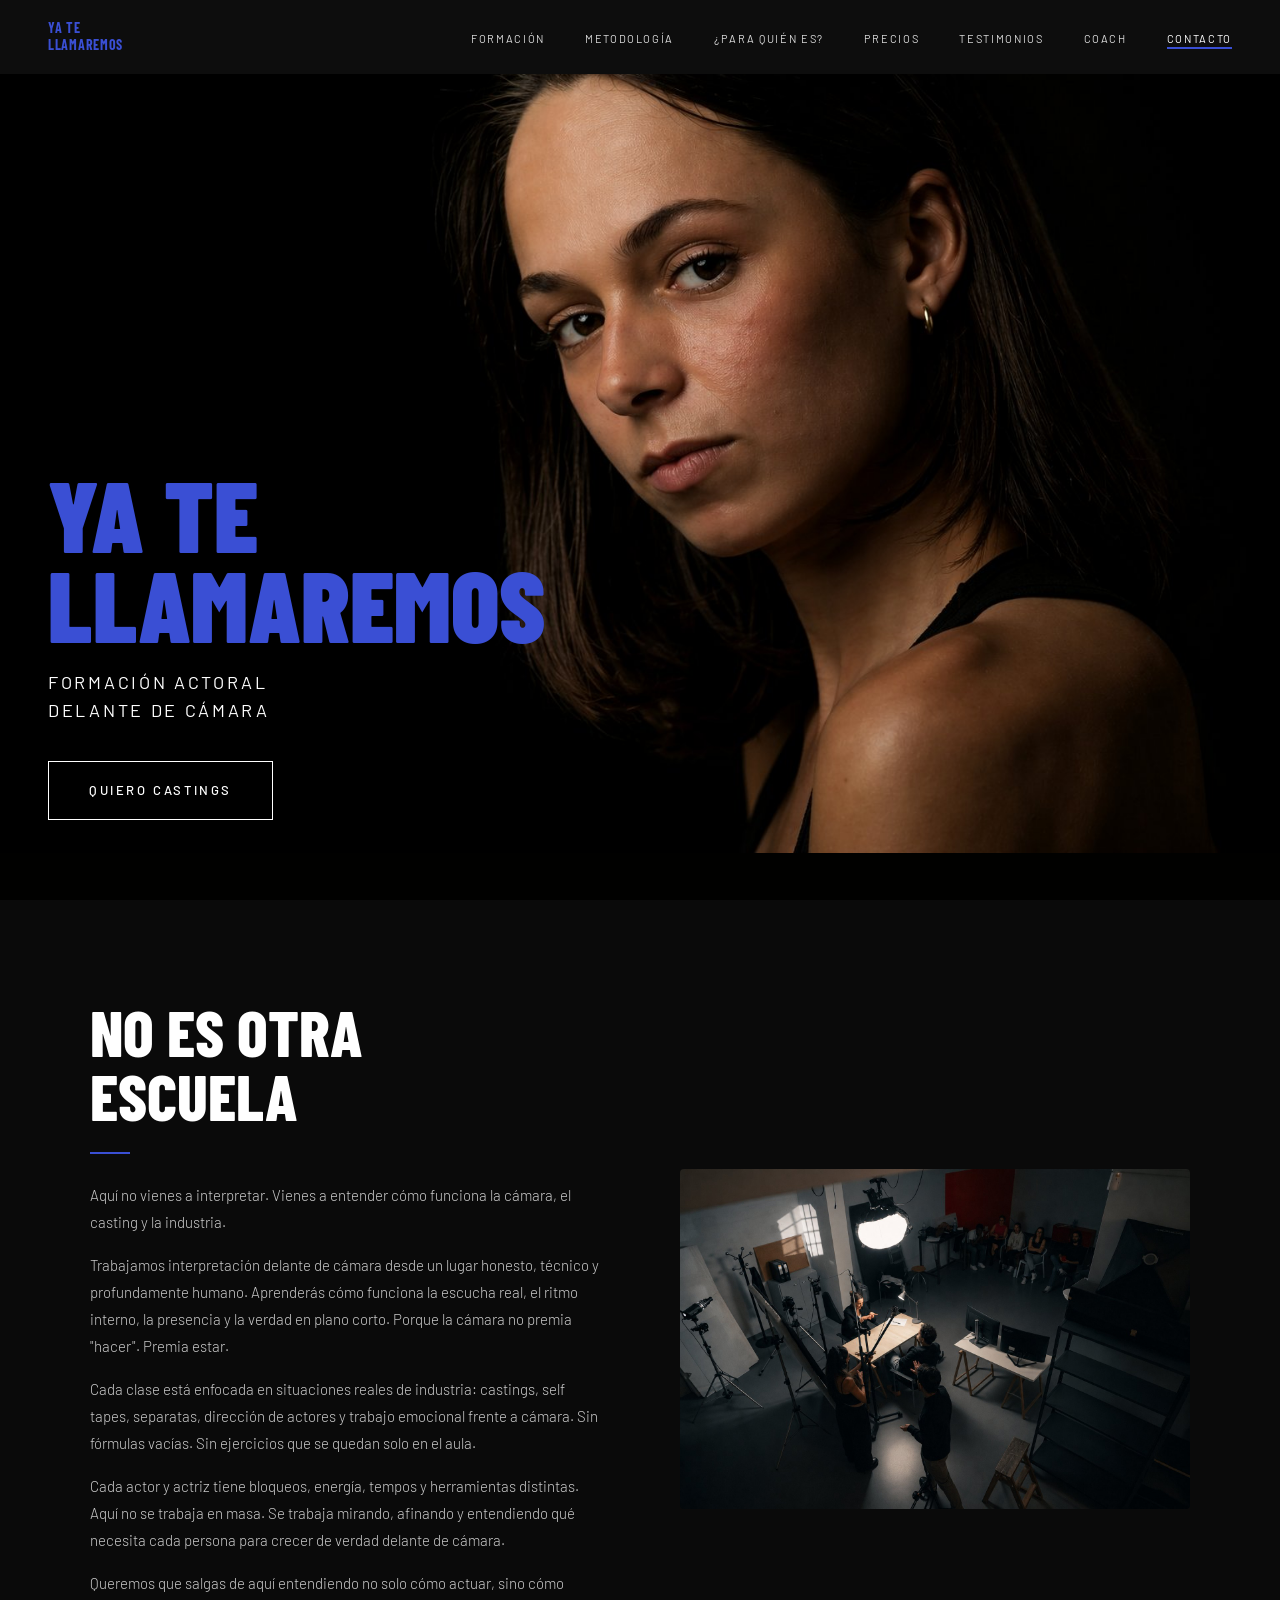
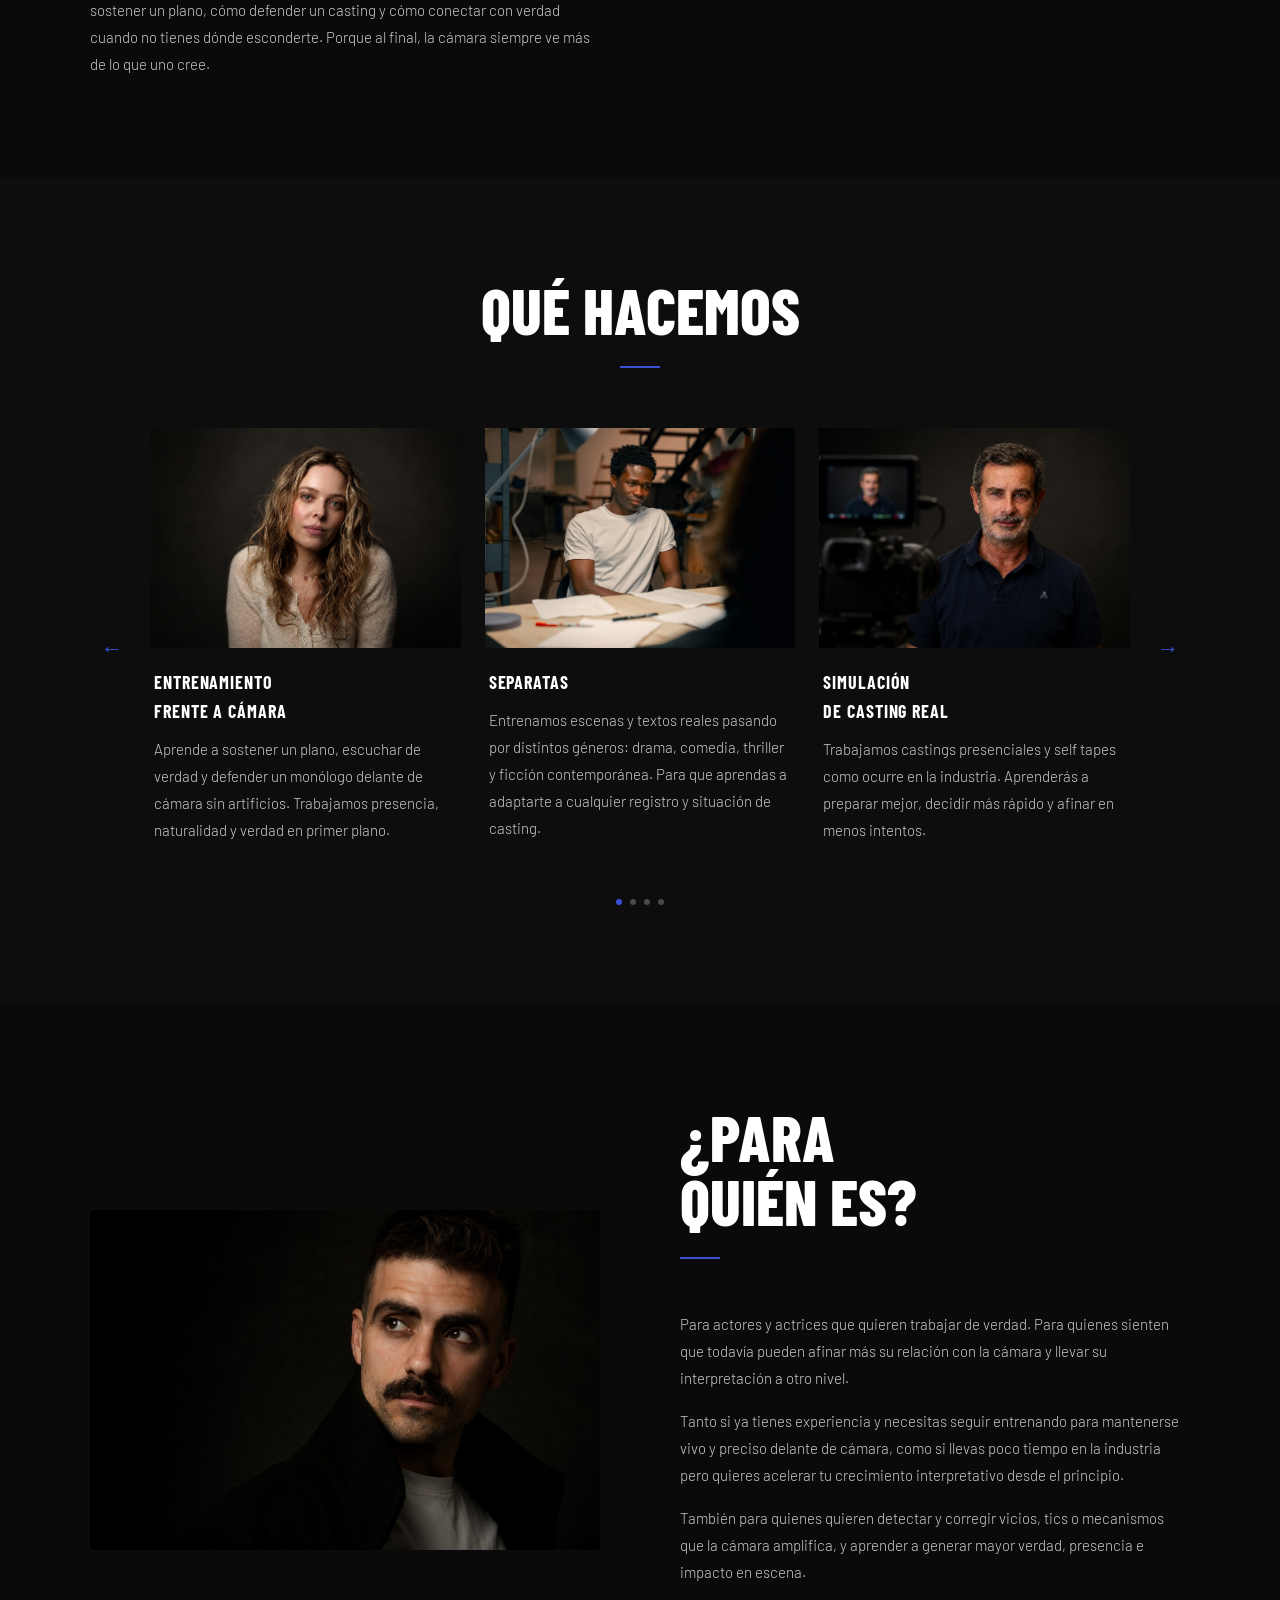
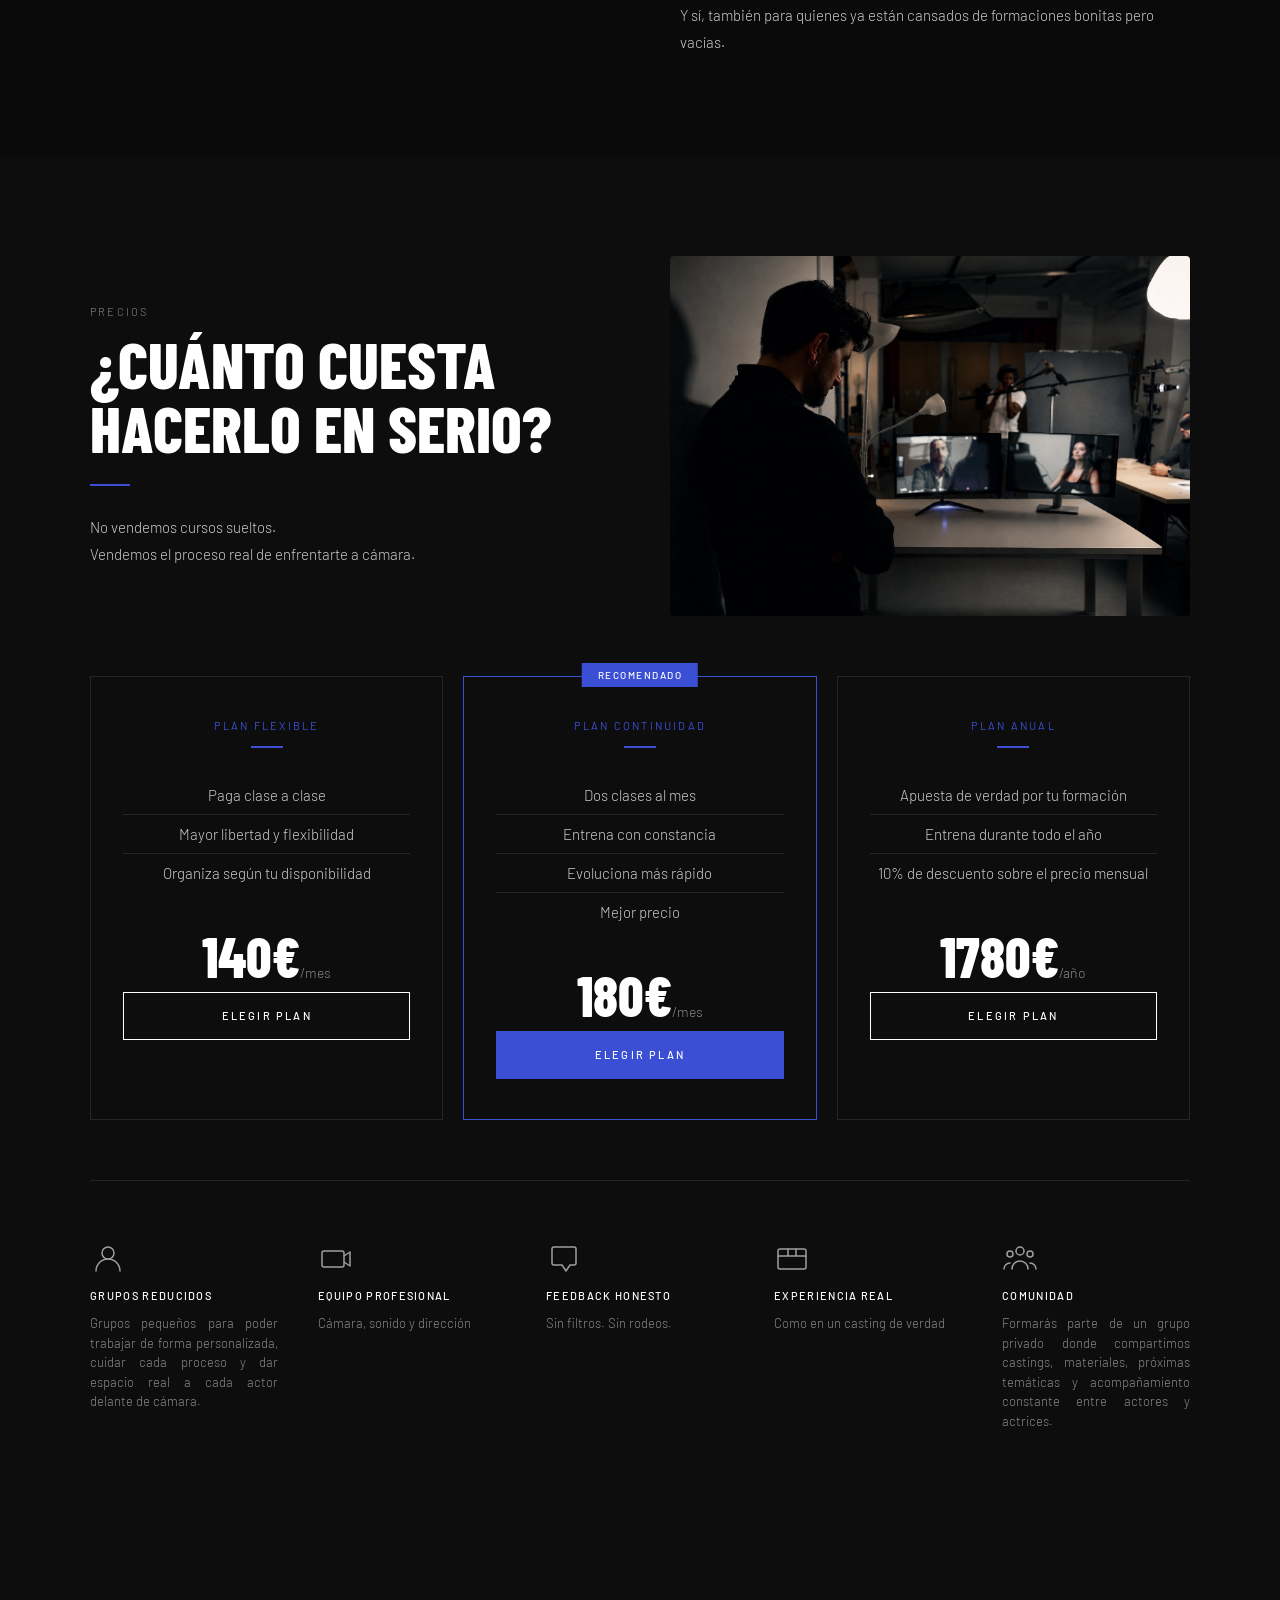
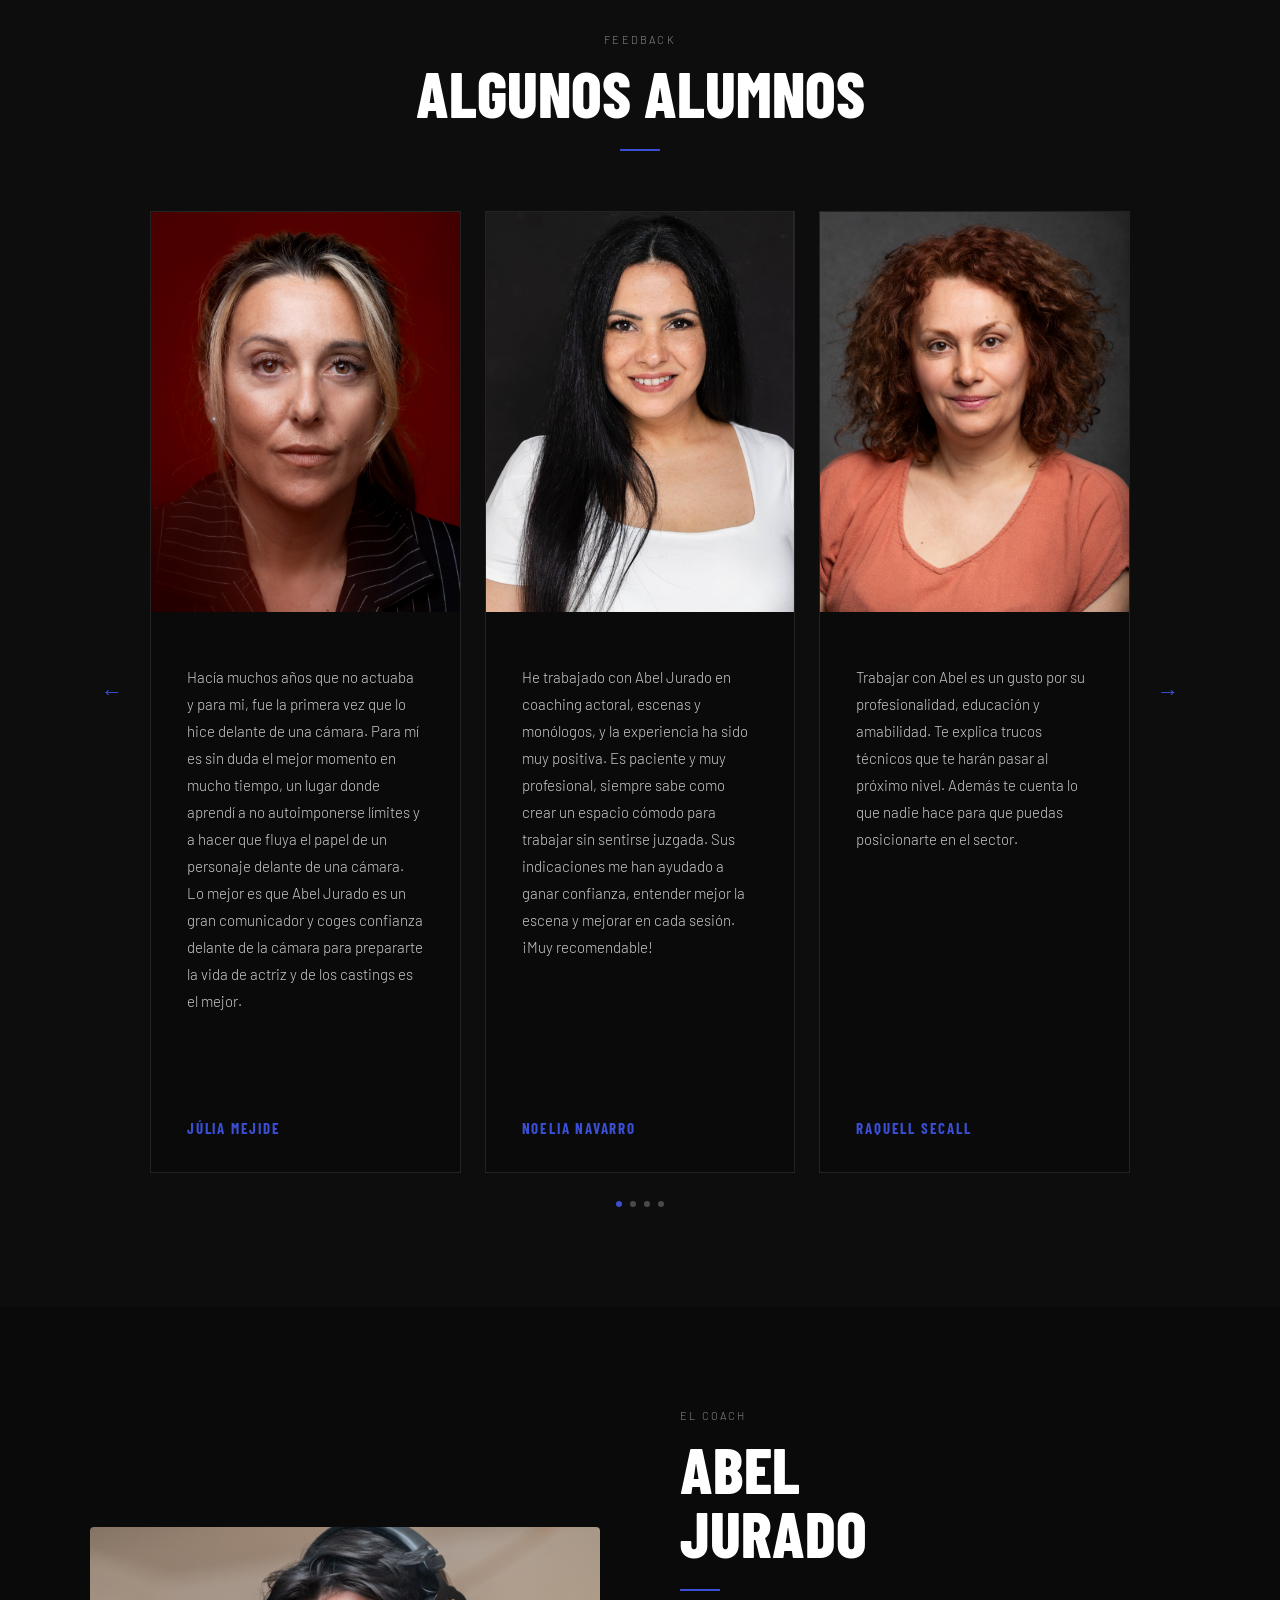
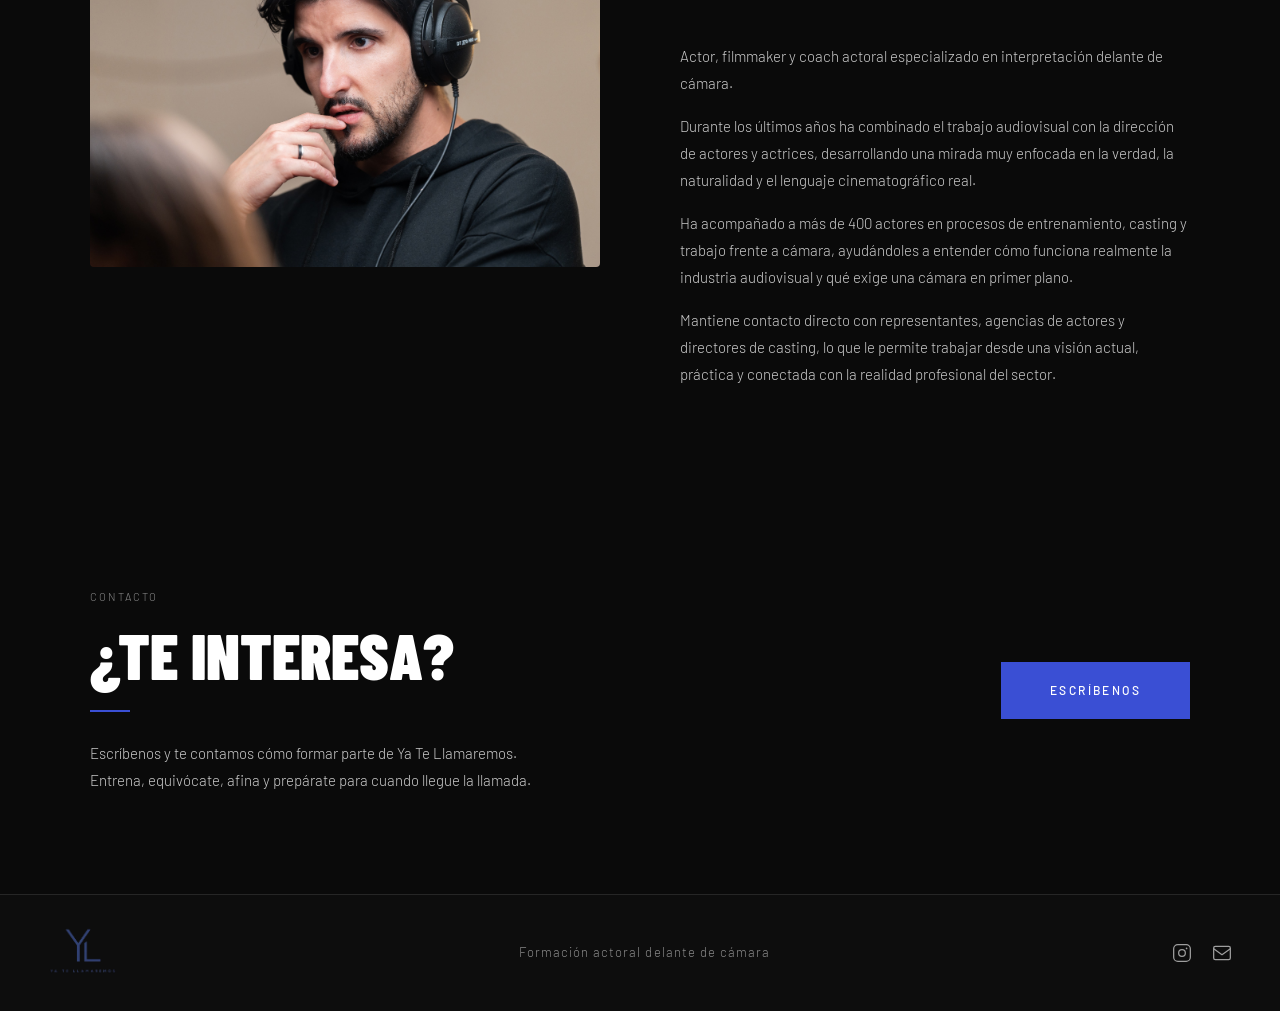
<file: index.html>
<!DOCTYPE html>
<html lang="es">
<head>
    <meta charset="UTF-8"/>
    <meta name="viewport" content="width=device-width, initial-scale=1.0"/>
    <title>Ya Te Llamaremos — Formación Actoral Delante de Cámara</title>
    <link rel="icon" type="image/png" href="img/logo.png"/>
    <meta name="description"
          content="Ya Te Llamaremos es una formación actoral delante de cámara: castings, self tapes, separatas y dirección de actores. Grupos reducidos, equipo profesional y feedback honesto."/>
    <link rel="canonical" href="https://yatellamaremos.es/"/>
    <meta property="og:type" content="website"/>
    <meta property="og:url" content="https://yatellamaremos.es/"/>
    <meta property="og:title" content="Ya Te Llamaremos — Formación Actoral Delante de Cámara"/>
    <meta property="og:description"
          content="Formación actoral delante de cámara: castings, self tapes, separatas y dirección. Grupos reducidos y feedback honesto."/>
    <meta property="og:image" content="https://yatellamaremos.es/img/portada-actriz.png"/>
    <meta property="og:image:width" content="1200"/>
    <meta property="og:image:height" content="630"/>
    <meta property="og:image:type" content="image/png"/>
    <meta property="og:locale" content="es_ES"/>
    <meta property="og:site_name" content="Ya Te Llamaremos"/>
    <meta name="twitter:card" content="summary_large_image"/>
    <meta name="twitter:title" content="Ya Te Llamaremos — Formación Actoral Delante de Cámara"/>
    <meta name="twitter:description"
          content="Formación actoral delante de cámara: castings, self tapes, separatas y dirección. Grupos reducidos y feedback honesto."/>
    <meta name="twitter:image" content="https://yatellamaremos.es/img/portada-actriz.png"/>
    <meta name="robots" content="index, follow"/>
    <link rel="preconnect" href="https://fonts.googleapis.com"/>
    <link rel="preconnect" href="https://fonts.gstatic.com" crossorigin/>
    <link href="https://fonts.googleapis.com/css2?family=Barlow+Condensed:wght@700;800;900&family=Barlow:wght@300;400;500&display=swap"
          rel="stylesheet"/>
    <link rel="stylesheet" href="styles.css"/>
    <script async src="https://www.googletagmanager.com/gtag/js?id=G-H2EDSZVMT3"></script>
    <script>
      window.dataLayer = window.dataLayer || [];
      function gtag(){dataLayer.push(arguments);}
      gtag('js', new Date());
      gtag('config', 'G-H2EDSZVMT3');
    </script>
</head>
<body>

<!-- NAV -->
<nav aria-label="Navegación principal">
    <a href="#" class="nav-logo">Ya Te<br>Llamaremos</a>
    <ul class="nav-links">
        <li><a href="#formacion">Formación</a></li>
        <li><a href="#metodologia">Metodología</a></li>
        <li><a href="#para-quien">¿Para Quién Es?</a></li>
        <li><a href="#precios">Precios</a></li>
        <li><a href="#testimonios">Testimonios</a></li>
        <li><a href="#coach">Coach</a></li>
        <li><a href="#contacto">Contacto</a></li>
    </ul>
    <button class="nav-hamburger" aria-label="Abrir menú" aria-expanded="false">
        <span></span><span></span><span></span>
    </button>
</nav>

<main>
    <!-- HERO -->
    <section class="portada">
        <img src="img/portada-actriz.png" alt="Actriz frente a cámara" class="portada-img" fetchpriority="high"/>
        <div class="portada-contenido">
            <h1 class="portada-titulo">Ya Te<br>Llamaremos</h1>
            <p class="portada-subtitulo">Formación Actoral<br>Delante de Cámara</p>
            <a href="#contacto" class="btn">Quiero Castings</a>
        </div>
    </section>

    <!-- NO ES OTRA ESCUELA -->
    <section class="section-dark" id="formacion">
        <div class="two-col">
            <div class="fade-in">
                <h2 class="section-title">No Es Otra<br> Escuela</h2>

                <div class="section-text">
                    <p>Aquí no vienes a interpretar. Vienes a entender cómo funciona la cámara, el casting y la
                        industria.</p>
                    <p>Trabajamos interpretación delante de cámara desde un lugar honesto, técnico y profundamente
                        humano.
                        Aprenderás cómo funciona la escucha real, el ritmo interno, la presencia y la verdad en plano
                        corto.
                        Porque la cámara no premia "hacer". Premia estar.</p>
                    <p>Cada clase está enfocada en situaciones reales de industria: castings, self tapes, separatas,
                        dirección de actores y trabajo emocional frente a cámara. Sin fórmulas vacías. Sin ejercicios
                        que se
                        quedan solo en el aula.</p>
                    <p>Cada actor y actriz tiene bloqueos, energía, tempos y herramientas distintas. Aquí no se trabaja
                        en
                        masa. Se trabaja mirando, afinando y entendiendo qué necesita cada persona para crecer de verdad
                        delante de cámara.</p>
                    <p>Queremos que salgas de aquí entendiendo no solo cómo actuar, sino cómo sostener un plano, cómo
                        defender un casting y cómo conectar con verdad cuando no tienes dónde esconderte. Porque al
                        final,
                        la cámara siempre ve más de lo que uno cree.</p>
                </div>
            </div>
            <div class="fade-in">
                <img src="img/formacion-intro.png" alt="Monitor de cámara profesional" class="monitor-img" loading="lazy"/>
            </div>
        </div>
    </section>

    <!-- QUÉ HACEMOS -->
    <section class="section-mid" id="metodologia">
        <div class="section-center fade-in">
            <h2 class="section-title">Qué Hacemos</h2>
        </div>
        <div class="carousel-wrap" data-visible="3">
            <button class="carousel-btn carousel-prev" aria-label="Anterior">&#8592;</button>
            <div class="carousel-viewport">
                <div class="carousel-track">

                    <div class="carousel-slide">
                        <img src="img/formacion-entrenamiento-camara.jpg" alt="Entrenamiento frente a cámara"
                             loading="lazy"/>
                        <div class="carousel-body">
                            <div class="card-title">Entrenamiento<br>Frente a Cámara</div>
                            <p class="card-text">Aprende a sostener un plano, escuchar de verdad y defender un monólogo
                                delante de cámara sin artificios. Trabajamos presencia, naturalidad y verdad en primer
                                plano.</p>
                        </div>
                    </div>

                    <div class="carousel-slide">
                        <img src="img/formacion-separatas.jpeg" alt="Separatas" loading="lazy"/>
                        <div class="carousel-body">
                            <div class="card-title">Separatas</div>
                            <p class="card-text">Entrenamos escenas y textos reales pasando por distintos géneros:
                                drama, comedia, thriller y ficción contemporánea. Para que aprendas a adaptarte a
                                cualquier registro y situación de casting.</p>
                        </div>
                    </div>

                    <div class="carousel-slide">
                        <img src="img/formacion-simulacion-casting.jpg" alt="Simulación de casting real" loading="lazy"/>
                        <div class="carousel-body">
                            <div class="card-title">Simulación<br>de Casting Real</div>
                            <p class="card-text">Trabajamos castings presenciales y self tapes como ocurre en la
                                industria. Aprenderás a preparar mejor, decidir más rápido y afinar en menos
                                intentos.</p>
                        </div>
                    </div>

                    <div class="carousel-slide">
                        <img src="img/formacion-feedback.jpg" alt="Corrección directa" loading="lazy"/>
                        <div class="carousel-body">
                            <div class="card-title">Feedback<br>real</div>
                            <p class="card-text">Correcciones honestas, directas y personalizadas en cada clase.
                                Detectamos qué necesitas mejorar y reforzamos aquello que ya funciona para que avances
                                con conciencia y criterio.</p>
                        </div>
                    </div>

                    <div class="carousel-slide">
                        <img src="img/formacion-aprendizaje.png" alt="Aprendizaje continuo" loading="lazy"/>
                        <div class="carousel-body">
                            <div class="card-title">Aprendizaje<br>Continuo</div>
                            <p class="card-text">Clases mensuales de septiembre a julio. Sin parar.</p>
                        </div>
                    </div>

                    <div class="carousel-slide">
                        <img src="img/formacion-direccion-escena.jpeg" alt="Dirección en escena" loading="lazy"/>
                        <div class="carousel-body">
                            <div class="card-title">Dirección<br>y verdad en Escena</div>
                            <p class="card-text">Aprende a leer la escena y sostener verdad en cada plano.</p>
                        </div>
                    </div>

                </div>
            </div>
            <button class="carousel-btn carousel-next" aria-label="Siguiente">&#8594;</button>
        </div>
        <div class="carousel-dots"></div>
    </section>

    <!-- PARA QUIÉN -->
    <section class="section-para-quien" id="para-quien">
        <div class="para-quien-inner">
            <img src="img/para-quien.png" alt="Actor en sesión" class="para-quien-img" loading="lazy"/>
            <div class="para-quien-content fade-in">
                <h2 class="section-title">¿Para<br> Quién Es?</h2>

                <div class="section-text">
                    <p>Para actores y actrices que quieren trabajar de verdad.
                        Para quienes sienten que todavía pueden afinar más su relación con la cámara y llevar su
                        interpretación a otro nivel.</p>
                    <p>
                        Tanto si ya tienes experiencia y necesitas seguir entrenando para mantenerse vivo y preciso delante
                        de cámara, como si llevas poco tiempo en la industria pero quieres acelerar tu crecimiento
                        interpretativo desde el principio.
                    </p>
                    <p>
                        También para quienes quieren detectar y corregir vicios, tics o mecanismos que la cámara amplifica,
                        y aprender a generar mayor verdad, presencia e impacto en escena.
                    </p>
                    <p>
                        Y sí, también para quienes ya están cansados de formaciones bonitas pero vacías.
                    </p>
                </div>
            </div>
        </div>
    </section>

    <!-- PRECIOS -->
    <section class="section-precios" id="precios">
        <div class="pricing-intro fade-in">
            <div>
                <p class="section-label">Precios</p>
                <h2 class="section-title">¿Cuánto Cuesta<br> Hacerlo en Serio?</h2>
                <div class="section-text">
                    <p>No vendemos cursos sueltos.<br>Vendemos el proceso real de enfrentarte a cámara.</p>
                </div>
            </div>
            <img src="img/precios-rodaje.png" alt="Rodaje profesional delante de cámara" class="pricing-intro-img" loading="lazy"/>
        </div>

        <div class="pricing-cards">
            <div class="pricing-card fade-in">
                <div class="pricing-plan">Plan Flexible</div>
                <div class="pricing-divider"></div>
                <ul class="pricing-features">
                    <li>Paga clase a clase</li>
                    <li>Mayor libertad y flexibilidad</li>
                    <li>Organiza según tu disponibilidad</li>
                </ul>
                <div class="pricing-price">
                    <span class="price-amount">140€</span><span class="price-period">/mes</span>
                </div>
                <a href="https://wa.me/34637925305?text=Hola%2C%20me%20interesa%20el%20Plan%20Flexible" target="_blank" rel="noopener" class="pricing-btn">Elegir Plan</a>
            </div>

            <div class="pricing-card featured fade-in">
                <div class="badge">Recomendado</div>
                <div class="pricing-plan">Plan Continuidad</div>
                <div class="pricing-divider"></div>
                <ul class="pricing-features">
                    <li>Dos clases al mes</li>
                    <li>Entrena con constancia</li>
                    <li>Evoluciona más rápido</li>
                    <li>Mejor precio</li>
                </ul>
                <div class="pricing-price">
                    <span class="price-amount">180€</span><span class="price-period">/mes</span>
                </div>
                <a href="https://wa.me/34637925305?text=Hola%2C%20me%20interesa%20el%20Plan%20Continuidad" target="_blank" rel="noopener" class="pricing-btn">Elegir Plan</a>
            </div>

            <div class="pricing-card fade-in">
                <div class="pricing-plan">Plan Anual</div>
                <div class="pricing-divider"></div>
                <ul class="pricing-features">
                    <li>Apuesta de verdad por tu formación</li>
                    <li>Entrena durante todo el año</li>
                    <li>10% de descuento sobre el precio mensual</li>
                </ul>
                <div class="pricing-price">
                    <span class="price-amount">1780€</span><span class="price-period">/año</span>
                </div>
                <a href="https://wa.me/34637925305?text=Hola%2C%20me%20interesa%20el%20Plan%20Anual" target="_blank" rel="noopener" class="pricing-btn">Elegir Plan</a>
            </div>
        </div>

        <div class="features-row">
            <div class="feature-item fade-in">
                <svg class="feature-icon" viewBox="0 0 36 36" fill="none" xmlns="http://www.w3.org/2000/svg">
                    <circle cx="18" cy="12" r="6" stroke="white" stroke-width="1.5"/>
                    <path d="M6 30c0-6.627 5.373-12 12-12s12 5.373 12 12" stroke="white" stroke-width="1.5"
                          stroke-linecap="round"/>
                </svg>
                <div class="feature-title">Grupos Reducidos</div>
                <div class="feature-desc">Grupos pequeños para poder trabajar de forma personalizada, cuidar cada
                    proceso y dar espacio real a cada actor delante de cámara.
                </div>
            </div>
            <div class="feature-item fade-in">
                <svg class="feature-icon" viewBox="0 0 36 36" fill="none" xmlns="http://www.w3.org/2000/svg">
                    <rect x="4" y="10" width="22" height="16" rx="2" stroke="white" stroke-width="1.5"/>
                    <path d="M26 15l6-4v14l-6-4" stroke="white" stroke-width="1.5" stroke-linejoin="round"/>
                </svg>
                <div class="feature-title">Equipo Profesional</div>
                <div class="feature-desc">Cámara, sonido y dirección</div>
            </div>
            <div class="feature-item fade-in">
                <svg class="feature-icon" viewBox="0 0 36 36" fill="none" xmlns="http://www.w3.org/2000/svg">
                    <path d="M28 6H8a2 2 0 00-2 2v14a2 2 0 002 2h8l4 6 4-6h4a2 2 0 002-2V8a2 2 0 00-2-2z" stroke="white"
                          stroke-width="1.5" stroke-linejoin="round"/>
                </svg>
                <div class="feature-title">Feedback Honesto</div>
                <div class="feature-desc">Sin filtros. Sin rodeos.</div>
            </div>
            <div class="feature-item fade-in">
                <svg class="feature-icon" viewBox="0 0 36 36" fill="none" xmlns="http://www.w3.org/2000/svg">
                    <rect x="4" y="8" width="28" height="20" rx="2" stroke="white" stroke-width="1.5"/>
                    <path d="M4 15h28M14 8v7M22 8v7" stroke="white" stroke-width="1.5" stroke-linecap="round"/>
                </svg>
                <div class="feature-title">Experiencia Real</div>
                <div class="feature-desc">Como en un casting de verdad</div>
            </div>
            <div class="feature-item fade-in">
                <svg class="feature-icon" viewBox="0 0 36 36" fill="none" xmlns="http://www.w3.org/2000/svg">
                    <circle cx="18" cy="10" r="4" stroke="white" stroke-width="1.5"/>
                    <path d="M10 28c0-4.418 3.582-8 8-8s8 3.582 8 8" stroke="white" stroke-width="1.5"
                          stroke-linecap="round"/>
                    <circle cx="8" cy="13" r="3" stroke="white" stroke-width="1.5"/>
                    <path d="M2 28c0-3.314 2.686-6 6-6" stroke="white" stroke-width="1.5" stroke-linecap="round"/>
                    <circle cx="28" cy="13" r="3" stroke="white" stroke-width="1.5"/>
                    <path d="M34 28c0-3.314-2.686-6-6-6" stroke="white" stroke-width="1.5" stroke-linecap="round"/>
                </svg>
                <div class="feature-title">Comunidad</div>
                <div class="feature-desc">Formarás parte de un grupo privado donde compartimos castings, materiales,
                    próximas temáticas y acompañamiento constante entre actores y actrices.
                </div>
            </div>
        </div>
    </section>

    <!-- TESTIMONIOS -->
    <section class="section-testimonios section-mid" id="testimonios">
        <div class="section-center fade-in">
            <p class="section-label">Feedback</p>
            <h2 class="section-title">Algunos Alumnos</h2>
        </div>
        <div class="carousel-wrap testimonios-carousel" data-visible="3">
            <button class="carousel-btn carousel-prev" aria-label="Anterior">&#8592;</button>
            <div class="carousel-viewport">
                <div class="carousel-track">
                    <div class="carousel-slide">
                        <div class="testimonial-card">
                            <img src="img/testimonios/julia-mejide.jpeg" alt="Júlia Mejide" class="testimonial-avatar" loading="lazy"/>
                            <div class="testimonial-body">
                                <p class="testimonial-quote">Hacía muchos años que no actuaba y para mi, fue la primera vez
                                    que lo hice delante de una cámara. Para mí es sin duda el mejor momento en mucho tiempo,
                                    un lugar donde aprendí a no autoimponerse límites y a hacer que fluya el papel de un
                                    personaje delante de una cámara. Lo mejor es que Abel Jurado es un gran comunicador y
                                    coges confianza delante de la cámara para prepararte la vida de actriz y de los castings
                                    es el mejor.</p>
                                <div class="testimonial-name">Júlia Mejide</div>
                            </div>
                        </div>
                    </div>

                    <div class="carousel-slide">
                        <div class="testimonial-card">
                            <img src="img/testimonios/noe-navarro.jpeg" alt="Noelia Navarro" class="testimonial-avatar" loading="lazy"/>
                            <div class="testimonial-body">
                                <p class="testimonial-quote">He trabajado con Abel Jurado en coaching actoral, escenas y
                                    monólogos, y la experiencia ha sido muy positiva. Es paciente y muy profesional, siempre
                                    sabe como crear un espacio cómodo para trabajar sin sentirse juzgada. Sus indicaciones
                                    me han ayudado a ganar confianza, entender mejor la escena y mejorar en cada sesión.
                                    ¡Muy recomendable!</p>
                                <div class="testimonial-name">Noelia Navarro</div>
                            </div>
                        </div>
                    </div>

                    <div class="carousel-slide">
                        <div class="testimonial-card">
                            <img src="img/testimonios/raquel-secall.jpeg" alt="Raquell Secall" class="testimonial-avatar" loading="lazy"/>
                            <div class="testimonial-body">
                                <p class="testimonial-quote">Trabajar con Abel es un gusto por su profesionalidad, educación
                                    y amabilidad. Te explica trucos técnicos que te harán pasar al próximo nivel. Además te
                                    cuenta lo que nadie hace para que puedas posicionarte en el sector.</p>
                                <div class="testimonial-name">Raquell Secall</div>
                            </div>
                        </div>
                    </div>

                    <div class="carousel-slide">
                        <div class="testimonial-card">
                            <img src="img/testimonios/toni-valle.jpeg" alt="Toni Valle" class="testimonial-avatar" loading="lazy"/>
                            <div class="testimonial-body">
                                <p class="testimonial-quote">Para mí, Ya Te Llamaremos es un lugar donde entrenar como actor
                                    de forma libre y sin juicio. Un espacio seguro para probar cosas, equivocarme y
                                    descubrir. El acompañamiento y el feedback de Abel hacen que el trabajo sea muy
                                    personalizado y útil, ayudándome a crecer tanto en mis puntos débiles como en aquello
                                    que ya funciona. Sales con herramientas, confianza y ganas de seguir explorando.</p>
                                <div class="testimonial-name">Toni Valle</div>
                            </div>
                        </div>
                    </div>

                    <div class="carousel-slide">
                        <div class="testimonial-card">
                            <img src="img/testimonios/cristina-boldu.jpg" alt="Cristina Boldú" class="testimonial-avatar" loading="lazy"/>
                            <div class="testimonial-body">
                                <p class="testimonial-quote">En "Ya te llamaremos" no solo entrenas y aprendes a cómo actuar
                                    delante de cámara y qué tienes que tener en cuenta para mejorar tu acting, sino que
                                    también te llevas consejos súper necesarios para encarar castings profesionales y saber
                                    qué se espera de ti como actor o actriz. Abel lo hace fácil en un entorno cómodo y con
                                    compañeros de los que también aprendes muchísimo, con consejos personalizados y con una
                                    profesionalidad para que el resultado de cada escena sea el mejor que puedas sacar de ti.</p>
                                <div class="testimonial-name">Cristina Boldú</div>
                            </div>
                        </div>
                    </div>

                    <div class="carousel-slide">
                        <div class="testimonial-card">
                            <img src="img/testimonios/rebeca-mota.jpg" alt="Rebeca Mota" class="testimonial-avatar" loading="lazy"/>
                            <div class="testimonial-body">
                                <p class="testimonial-quote">Desde que entreno con Abel me siento más segura frente a cámara,
                                    tiene la capacidad de ver nuestros dones y sacar lo mejor de cada uno de nosotros, cada
                                    entreno es oro puro. Gracias.</p>
                                <div class="testimonial-name">Rebeca Mota</div>
                            </div>
                        </div>
                    </div>
                </div>
            </div>
            <button class="carousel-btn carousel-next" aria-label="Siguiente">&#8594;</button>
        </div>
        <div class="carousel-dots"></div>
    </section>

    <!-- COACH -->
    <section class="section-coach" id="coach">
        <div class="coach-inner">
            <img src="img/coach-abel-jurado.jpeg" alt="Abel Jurado — Coach actoral" class="coach-img" loading="lazy"/>
            <div class="coach-content fade-in">
                <p class="section-label">El Coach</p>
                <h2 class="section-title">Abel<br> Jurado</h2>

                <div class="section-text">
                    <p>Actor, filmmaker y coach actoral especializado en interpretación delante de cámara.</p>
                    <p>Durante los últimos años ha combinado el trabajo audiovisual con la dirección de actores y actrices,
                        desarrollando una mirada muy enfocada en la verdad, la naturalidad y el lenguaje cinematográfico
                        real.</p>
                    <p>Ha acompañado a más de 400 actores en procesos de entrenamiento, casting y trabajo frente a cámara,
                        ayudándoles a entender cómo funciona realmente la industria audiovisual y qué exige una cámara en
                        primer plano.</p>
                    <p>Mantiene contacto directo con representantes, agencias de actores y directores de casting, lo que le
                        permite trabajar desde una visión actual, práctica y conectada con la realidad profesional del
                        sector.</p>
                </div>
            </div>
        </div>
    </section>

    <!-- CTA -->
    <section class="cta-banner" id="contacto">
        <div class="cta-inner">
            <div class="cta-left">
                <div class="cta-label">Contacto</div>
                <h2 class="cta-heading">¿Te interesa?</h2>
                <p class="cta-text">Escríbenos y te contamos cómo formar parte de Ya Te Llamaremos.<br>Entrena, equivócate, afina y prepárate para cuando llegue la llamada.</p>
            </div>
            <div class="cta-right">
                <a href="https://wa.me/34637925305?text=Hola%2C%20me%20interesa%20saber%20m%C3%A1s%20sobre%20Ya%20Te%20Llamaremos" target="_blank" rel="noopener" class="btn btn-blue cta-btn">Escríbenos</a>
            </div>
        </div>
    </section>

</main>

<!-- FOOTER -->
<footer>
    <a href="#" class="footer-logo"><img src="img/logo.png" alt="Ya Te Llamaremos" loading="lazy"/></a>
    <div class="footer-center">Formación actoral delante de cámara</div>
    <div class="footer-icons">
        <a href="https://www.instagram.com/ytll_actors/" aria-label="Instagram" target="_blank">
            <svg width="20" height="20" viewBox="0 0 24 24" fill="none" stroke="currentColor" stroke-width="1.5"
                 stroke-linecap="round" stroke-linejoin="round">
                <rect x="2" y="2" width="20" height="20" rx="5"/>
                <circle cx="12" cy="12" r="4"/>
                <circle cx="17.5" cy="6.5" r="1" fill="currentColor" stroke="none"/>
            </svg>
        </a>
        <a href="mailto:yatellamaremosactingtraining@gmail.com" aria-label="Email">
            <svg width="20" height="20" viewBox="0 0 24 24" fill="none" stroke="currentColor" stroke-width="1.5"
                 stroke-linecap="round" stroke-linejoin="round">
                <rect x="2" y="4" width="20" height="16" rx="2"/>
                <path d="M2 7l10 7 10-7"/>
            </svg>
        </a>
    </div>
</footer>

<script type="application/ld+json">
{
  "@context": "https://schema.org",
  "@graph": [
    {
      "@type": "EducationalOrganization",
      "name": "Ya Te Llamaremos",
      "description": "Formación actoral delante de cámara: castings, self tapes, separatas y dirección de actores. Grupos reducidos, equipo profesional y feedback honesto.",
      "url": "https://yatellamaremos.es",
      "logo": "https://yatellamaremos.es/img/logo.png",
      "email": "info@yatellamaremos.es",
      "inLanguage": "es",
      "image": "https://yatellamaremos.es/img/portada-actriz.png",
      "founder": {
        "@type": "Person",
        "name": "Abel Jurado"
      },
      "offers": [
        {
          "@type": "Offer",
          "name": "Plan Flexible",
          "price": "140",
          "priceCurrency": "EUR",
          "description": "Paga clase a clase con mayor libertad y flexibilidad según tu disponibilidad."
        },
        {
          "@type": "Offer",
          "name": "Plan Continuidad",
          "price": "180",
          "priceCurrency": "EUR",
          "description": "Compromiso de dos clases al mes para entrenar con constancia y evolucionar más rápido."
        },
        {
          "@type": "Offer",
          "name": "Plan Anual",
          "price": "1780",
          "priceCurrency": "EUR",
          "description": "Entrena durante todo el año con un 10% de descuento sobre el precio mensual."
        }
      ],
      "aggregateRating": {
        "@type": "AggregateRating",
        "ratingValue": "5",
        "bestRating": "5",
        "worstRating": "1",
        "reviewCount": "6"
      },
      "review": [
        {
          "@type": "Review",
          "author": { "@type": "Person", "name": "Júlia Mejide" },
          "reviewRating": { "@type": "Rating", "ratingValue": "5", "bestRating": "5" },
          "reviewBody": "Para mí es sin duda el mejor momento en mucho tiempo, un lugar donde aprendí a no autoimponerse límites y a hacer que fluya el papel de un personaje delante de una cámara."
        },
        {
          "@type": "Review",
          "author": { "@type": "Person", "name": "Noelia Navarro" },
          "reviewRating": { "@type": "Rating", "ratingValue": "5", "bestRating": "5" },
          "reviewBody": "Es paciente y muy profesional, siempre sabe como crear un espacio cómodo para trabajar sin sentirse juzgada. Muy recomendable."
        },
        {
          "@type": "Review",
          "author": { "@type": "Person", "name": "Raquell Secall" },
          "reviewRating": { "@type": "Rating", "ratingValue": "5", "bestRating": "5" },
          "reviewBody": "Trabajar con Abel es un gusto por su profesionalidad, educación y amabilidad. Te explica trucos técnicos que te harán pasar al próximo nivel."
        },
        {
          "@type": "Review",
          "author": { "@type": "Person", "name": "Toni Valle" },
          "reviewRating": { "@type": "Rating", "ratingValue": "5", "bestRating": "5" },
          "reviewBody": "Sales con herramientas, confianza y ganas de seguir explorando."
        },
        {
          "@type": "Review",
          "author": { "@type": "Person", "name": "Cristina Boldú" },
          "reviewRating": { "@type": "Rating", "ratingValue": "5", "bestRating": "5" },
          "reviewBody": "En Ya te llamaremos no solo entrenas y aprendes a cómo actuar delante de cámara, sino que también te llevas consejos súper necesarios para encarar castings profesionales. Abel lo hace fácil en un entorno cómodo y con consejos personalizados."
        },
        {
          "@type": "Review",
          "author": { "@type": "Person", "name": "Rebeca Mota" },
          "reviewRating": { "@type": "Rating", "ratingValue": "5", "bestRating": "5" },
          "reviewBody": "Desde que entreno con Abel me siento más segura frente a cámara, tiene la capacidad de ver nuestros dones y sacar lo mejor de cada uno de nosotros, cada entreno es oro puro."
        }
      ]
    },
    {
      "@type": "Person",
      "name": "Abel Jurado",
      "jobTitle": "Coach actoral y director de actores",
      "description": "Actor, filmmaker y coach actoral especializado en interpretación delante de cámara. Ha acompañado a más de 400 actores en procesos de entrenamiento, casting y trabajo frente a cámara.",
      "url": "https://yatellamaremos.es/#coach",
      "image": "https://yatellamaremos.es/img/coach-abel-jurado.jpeg",
      "worksFor": {
        "@type": "EducationalOrganization",
        "name": "Ya Te Llamaremos"
      },
      "knowsAbout": ["Interpretación delante de cámara", "Dirección de actores", "Castings", "Self tapes", "Separatas"]
    }
  ]
}
</script>

<script src="main.js" defer></script>
</body>
</html>
</file>
<file: styles.css>
*, *::before, *::after { box-sizing: border-box; margin: 0; padding: 0; }

:root {
  --black: #0d0d0d;
  --darker: #0a0a0a;
  --blue: #3a4fd4;
  --blue-light: #4a5fe4;
  --white: #ffffff;
  --grey: #888888;
  --light-grey: #cccccc;
  --border: rgba(255,255,255,0.1);
}

html { scroll-behavior: smooth; }

body {
  background: var(--black);
  color: var(--white);
  font-family: 'Barlow', sans-serif;
  font-weight: 300;
  line-height: 1.6;
  overflow-x: hidden;
}

nav {
  position: fixed;
  top: 0; left: 0; right: 0;
  z-index: 100;
  display: flex;
  align-items: center;
  justify-content: space-between;
  padding: 20px 48px;
  background: var(--black);
}

.nav-logo {
  font-family: 'Barlow Condensed', sans-serif;
  font-weight: 700;
  font-size: 14px;
  letter-spacing: 0.05em;
  color: var(--blue);
  text-decoration: none;
  text-transform: uppercase;
  line-height: 1.2;
}

.nav-links {
  display: flex;
  gap: 40px;
  list-style: none;
}

.nav-links a {
  color: var(--white);
  text-decoration: none;
  font-size: 11px;
  font-weight: 400;
  letter-spacing: 0.15em;
  text-transform: uppercase;
  opacity: 0.85;
  position: relative;
  padding-bottom: 4px;
  transition: opacity 0.2s;
}

.nav-links a::after {
  content: '';
  position: absolute;
  bottom: 0;
  left: 0;
  width: 0;
  height: 2px;
  background: var(--blue);
  transition: width 0.25s ease;
}

.nav-links a:hover { opacity: 1; }

.nav-links a:hover::after,
.nav-links a.active::after {
  width: 100%;
}

.nav-links a.active { opacity: 1; }

/* HERO */
.portada {
  position: relative;
  height: 100vh;
  display: flex;
  align-items: flex-end;
  overflow: hidden;
  background: #010100;
}

.portada-img {
  position: absolute;
  inset: 0;
  width: 100%;
  height: 100%;
  object-fit: contain;
  object-position: center top;
}

.portada-contenido {
  position: relative;
  z-index: 2;
  padding: 0 48px 80px;
  max-width: 600px;
  width: 100%;
}

.portada-titulo {
  font-family: 'Barlow Condensed', sans-serif;
  font-weight: 900;
  font-size: clamp(36px, 10vw, 100px);
  line-height: 0.9;
  text-transform: uppercase;
  color: var(--blue);
  margin-bottom: 20px;
  animation: fadeUp 0.9s ease both;
}

.portada-subtitulo {
  font-size: clamp(13px, 2vw, 18px);
  letter-spacing: 0.15em;
  text-transform: uppercase;
  color: var(--white);
  font-weight: 400;
  margin-bottom: 36px;
  animation: fadeUp 0.9s 0.15s ease both;
}

.btn {
  display: inline-block;
  padding: 18px 40px;
  border: 1.5px solid var(--white);
  color: var(--white);
  text-decoration: none;
  font-size: 13px;
  font-weight: 500;
  letter-spacing: 0.2em;
  text-transform: uppercase;
  transition: background 0.25s, color 0.25s;
  animation: fadeUp 0.9s 0.3s ease both;
  cursor: pointer;
  background: transparent;
}

.btn:hover { background: var(--white); color: var(--black); }

.btn-blue {
  background: var(--blue);
  border-color: var(--blue);
}

.btn-blue:hover { background: var(--blue-light); color: var(--white); }

/* SECTIONS */
.section-dark { background: var(--darker); padding: 100px 48px; }
.section-mid  { background: var(--black);  padding: 100px 48px; }

.two-col {
  max-width: 1100px;
  margin: 0 auto;
  display: grid;
  grid-template-columns: 1fr 1fr;
  gap: 80px;
  align-items: center;
}

.section-title {
  font-family: 'Barlow Condensed', sans-serif;
  font-weight: 800;
  font-size: clamp(38px, 5.5vw, 64px);
  text-transform: uppercase;
  line-height: 1;
  margin-bottom: 24px;
}

.section-title::after,
.cta-heading::after {
  content: '';
  display: block;
  width: 40px;
  height: 2px;
  background: var(--blue);
  margin-top: 24px;
  margin-bottom: 28px;
}

.section-center .section-title::after {
  margin-left: auto;
  margin-right: auto;
}

.section-text {
  font-size: 15px;
  color: var(--light-grey);
  font-weight: 300;
  line-height: 1.8;
}

.section-text p + p { margin-top: 16px; }

.monitor-img { width: 100%; border-radius: 4px; display: block; }

.section-center { text-align: center; margin-bottom: 60px; max-width: 1100px; margin-left: auto; margin-right: auto; }

.card-title {
  font-family: 'Barlow Condensed', sans-serif;
  font-weight: 700;
  font-size: 18px;
  text-transform: uppercase;
  letter-spacing: 0.05em;
  margin-bottom: 10px;
}

.card-text { font-size: 15px; color: var(--light-grey); font-weight: 300; line-height: 1.8; }

/* PARA QUIÉN */
.section-para-quien {
  background: var(--darker);
  padding: 100px 48px;
}

.para-quien-inner {
  max-width: 1100px;
  margin: 0 auto;
  display: grid;
  grid-template-columns: 1fr 1fr;
  gap: 80px;
  align-items: center;
}

.para-quien-img {
  width: 100%;
  border-radius: 4px;
  display: block;
}

.para-quien-content {
  display: flex;
  flex-direction: column;
  justify-content: center;
}

/* PRECIOS */
.section-precios { background: var(--black); padding: 100px 48px; }

.pricing-intro {
  max-width: 1100px;
  margin: 0 auto 60px;
  display: grid;
  grid-template-columns: 1fr 1fr;
  gap: 60px;
  align-items: center;
}

.pricing-intro-img {
  width: 100%;
  height: 360px;
  object-fit: cover;
  object-position: center;
  display: block;
  border-radius: 4px;
}

.section-label {
  font-size: 11px;
  letter-spacing: 0.2em;
  text-transform: uppercase;
  color: var(--grey);
  margin-bottom: 12px;
}


.pricing-cards {
  max-width: 1100px;
  margin: 0 auto 60px;
  display: grid;
  grid-template-columns: repeat(3, 1fr);
  gap: 20px;
}

.pricing-card {
  border: 1px solid var(--border);
  padding: 40px 32px;
  position: relative;
  transition: border-color 0.3s;
}

.pricing-card:hover { border-color: rgba(255,255,255,0.25); }
.pricing-card.featured { border-color: var(--blue); }

.badge {
  position: absolute;
  top: -14px;
  left: 50%;
  transform: translateX(-50%);
  background: var(--blue);
  color: var(--white);
  font-size: 10px;
  font-weight: 500;
  letter-spacing: 0.15em;
  text-transform: uppercase;
  padding: 4px 16px;
  white-space: nowrap;
}

.pricing-plan {
  font-size: 11px;
  letter-spacing: 0.2em;
  text-transform: uppercase;
  color: var(--blue);
  font-weight: 400;
  text-align: center;
  margin-bottom: 12px;
}

.pricing-divider {
  width: 32px;
  height: 1.5px;
  background: var(--blue);
  margin: 0 auto 28px;
}

.pricing-features {
  list-style: none;
  text-align: center;
  margin-bottom: 36px;
}

.pricing-features li {
  font-size: 15px;
  color: var(--light-grey);
  padding: 7px 0;
  border-bottom: 1px solid var(--border);
}

.pricing-features li:last-child { border-bottom: none; }

.pricing-price { text-align: center; margin-bottom: 8px; }

.price-amount {
  font-family: 'Barlow Condensed', sans-serif;
  font-weight: 800;
  font-size: 56px;
  line-height: 1;
}

.price-period { font-size: 14px; color: var(--grey); font-weight: 300; }

.pricing-btn {
  display: block;
  width: 100%;
  text-align: center;
  padding: 14px;
  border: 1.5px solid var(--white);
  color: var(--white);
  text-decoration: none;
  font-size: 11px;
  font-weight: 500;
  letter-spacing: 0.2em;
  text-transform: uppercase;
  transition: background 0.25s, color 0.25s;
  cursor: pointer;
  background: transparent;
}

.pricing-card.featured .pricing-btn { background: var(--blue); border-color: var(--blue); }
.pricing-btn:hover { background: var(--white); color: var(--black); }
.pricing-card.featured .pricing-btn:hover { background: var(--blue-light); border-color: var(--blue-light); color: var(--white); }

.features-row {
  max-width: 1100px;
  margin: 0 auto;
  display: grid;
  grid-template-columns: repeat(5, 1fr);
  gap: 40px;
  padding: 60px 0 0;
  border-top: 1px solid var(--border);
}

.feature-item { display: flex; flex-direction: column; gap: 10px; }

.feature-icon { width: 36px; height: 36px; opacity: 0.6; }

.feature-title { font-size: 11px; font-weight: 500; letter-spacing: 0.12em; text-transform: uppercase; }

.feature-desc { font-size: 13px; color: var(--grey); font-weight: 300; line-height: 1.5; text-align: justify }

/* TESTIMONIALS */
.section-testimonios {
  background: var(--black);
  padding: 100px 48px;
}

.testimonial-card {
  background: var(--darker);
  border: 1px solid var(--border);
  display: flex;
  flex-direction: column;
  flex: 1;
  overflow: hidden;
  transition: border-color 0.3s;
}

.testimonial-card:hover { border-color: rgba(255,255,255,0.25); }

.testimonial-body {
  padding: 32px 36px;
  display: flex;
  flex-direction: column;
  gap: 20px;
  flex: 1;
}

.testimonial-quote {
  font-size: 15px;
  color: var(--light-grey);
  font-weight: 300;
  line-height: 1.8;
  flex: 1;
}

.testimonial-name {
  font-family: 'Barlow Condensed', sans-serif;
  font-weight: 700;
  font-size: 15px;
  text-transform: uppercase;
  letter-spacing: 0.12em;
  color: var(--blue);
}

.testimonios-carousel .carousel-track {
  align-items: stretch;
}

.testimonios-carousel .carousel-slide {
  flex: 0 0 calc(33.333% - 16px);
  display: flex;
}

.testimonios-carousel .testimonial-avatar {
  width: 100%;
  height: 400px;
  object-fit: cover;
  object-position: center top;
  display: block;
}


/* COACH */
.section-coach {
  background: var(--darker);
  padding: 100px 48px;
}

.coach-inner {
  max-width: 1100px;
  margin: 0 auto;
  display: grid;
  grid-template-columns: 1fr 1fr;
  gap: 80px;
  align-items: center;
}

.coach-img {
  width: 100%;
  border-radius: 4px;
  display: block;
}

.coach-content {
  display: flex;
  flex-direction: column;
  justify-content: center;
}

/* CTA */
.cta-banner {
  background: var(--darker);
  padding: 100px 48px;
}

.cta-inner {
  max-width: 1100px;
  margin: 0 auto;
  display: grid;
  grid-template-columns: 1fr auto;
  gap: 80px;
  align-items: center;
}

.cta-label {
  font-size: 11px;
  letter-spacing: 0.2em;
  text-transform: uppercase;
  color: var(--grey);
  margin-bottom: 20px;
}

.cta-heading {
  font-family: 'Barlow Condensed', sans-serif;
  font-weight: 900;
  font-size: clamp(38px, 5.5vw, 64px);
  text-transform: uppercase;
  line-height: 0.95;
  color: var(--white);
  margin-bottom: 24px;
}

.cta-text {
  font-size: 15px;
  color: var(--light-grey);
  line-height: 1.8;
}

.cta-right {
  display: flex;
  align-items: center;
  flex-shrink: 0;
}

.cta-btn {
  animation: none;
  padding: 18px 48px;
  font-size: 12px;
  white-space: nowrap;
}

/* FOOTER */
footer {
  background: var(--black);
  border-top: 1px solid var(--border);
  padding: 32px 48px;
  display: flex;
  align-items: center;
  justify-content: space-between;
}

.footer-logo {
  color: var(--blue);
  text-decoration: none;
  font-family: 'Barlow Condensed', sans-serif;
  font-weight: 700;
  font-size: 13px;
  letter-spacing: 0.05em;
  text-transform: uppercase;
  line-height: 1.2;
}

.footer-logo img { height: 48px; width: auto; }

.footer-center { font-size: 13px; color: var(--grey); letter-spacing: 0.08em; }

.footer-icons { display: flex; gap: 20px; align-items: center; }

.footer-icons a { color: var(--white); opacity: 0.6; transition: opacity 0.2s; display: flex; }
.footer-icons a:hover { opacity: 1; }

/* ANIMATIONS */
@keyframes fadeUp {
  from { opacity: 0; transform: translateY(24px); }
  to   { opacity: 1; transform: translateY(0); }
}

.fade-in {
  opacity: 0;
  transform: translateY(30px);
  transition: opacity 0.7s ease, transform 0.7s ease;
}

.fade-in.visible { opacity: 1; transform: translateY(0); }

/* NAV HAMBURGER */
.nav-hamburger {
  display: none;
  flex-direction: column;
  justify-content: center;
  gap: 5px;
  background: none;
  border: none;
  cursor: pointer;
  padding: 4px;
  z-index: 101;
}

.nav-hamburger span {
  display: block;
  width: 24px;
  height: 2px;
  background: var(--white);
  transition: transform 0.3s, opacity 0.3s;
}

.nav-hamburger.open span:nth-child(1) { transform: translateY(7px) rotate(45deg); }
.nav-hamburger.open span:nth-child(2) { opacity: 0; }
.nav-hamburger.open span:nth-child(3) { transform: translateY(-7px) rotate(-45deg); }

/* MOBILE */
@media (max-width: 768px) {
  nav { padding: 16px 24px; }
  .nav-hamburger { display: flex; }
  .nav-links {
    display: none;
    flex-direction: column;
    position: fixed;
    top: 0; left: 0; right: 0; bottom: 0;
    background: rgba(0,0,0,0.97);
    padding: 100px 40px 40px;
    gap: 28px;
    z-index: 99;
  }
  .nav-links.open { display: flex; }
  .nav-links a { font-size: 18px; letter-spacing: 0.1em; }
  .portada-img { object-fit: cover; }
  .portada-contenido { padding: 0 24px 40px; max-width: 100%; }
  .section-title, .cta-heading { text-align: center; }
  .section-title br, .cta-heading br { display: none; }
  .section-title::after, .cta-heading::after { margin-left: auto; margin-right: auto; }
  .section-label, .cta-label { text-align: center; }
  .section-dark, .section-mid, .section-precios,
  .section-para-quien, .section-coach, .section-testimonios,
  .cta-banner { padding: 60px 24px; }
  .two-col, .pricing-cards, .pricing-intro,
  .para-quien-inner, .coach-inner { grid-template-columns: 1fr; gap: 32px; }
  .pricing-intro-img { height: 240px; }
  .features-row { grid-template-columns: 1fr 1fr; gap: 28px; }
  .testimonios-carousel .testimonial-avatar { height: auto; }
  .para-quien-img { height: 340px; object-fit: cover; object-position: center top; }
  .cta-inner { display: flex; flex-direction: column; align-items: flex-start; gap: 32px; }
  .cta-left { width: 100%; }
  .cta-right { width: 100%; }
  .cta-btn { width: 100%; text-align: center; }
  footer { flex-direction: column; gap: 20px; text-align: center; padding: 32px 24px; }
}

/* CAROUSEL */
.carousel-wrap {
  max-width: 1100px;
  margin: 0 auto;
  position: relative;
  display: flex;
  align-items: center;
  gap: 16px;
}

.carousel-viewport {
  overflow: hidden;
  flex: 1;
  min-width: 0;
}

.carousel-track {
  display: flex;
  transition: transform 0.4s ease;
  gap: 24px;
  width: 100%;
}

.carousel-slide {
  flex: 0 0 calc(33.333% - 16px);
}

.carousel-slide img {
  width: 100%;
  height: 220px;
  object-fit: cover;
  display: block;
  margin-bottom: 20px;
  transition: filter 0.3s;
}

.carousel-body { padding: 0 4px; }

.carousel-btn {
  background: transparent;
  border: none;
  color: var(--blue);
  width: 44px;
  height: 44px;
  cursor: pointer;
  font-size: 22px;
  flex-shrink: 0;
  transition: color 0.2s;
  display: flex;
  align-items: center;
  justify-content: center;
}

.carousel-btn:hover { color: var(--white); }

.carousel-dots {
  display: flex;
  justify-content: center;
  gap: 8px;
  margin-top: 28px;
}

.carousel-dot {
  width: 6px;
  height: 6px;
  border-radius: 50%;
  background: rgba(255,255,255,0.25);
  cursor: pointer;
  transition: background 0.2s;
  border: none;
  padding: 0;
}

.carousel-dot.active { background: var(--blue); }

@media (max-width: 768px) {
  .carousel-slide { flex: 0 0 100%; }
  .carousel-slide img { height: 340px; }
  .carousel-wrap { gap: 10px; }
  .carousel-btn { display: none; }
  .carousel-viewport { width: 100%; }
  .testimonios-carousel .carousel-slide { flex: 0 0 100%; }
}
</file>
